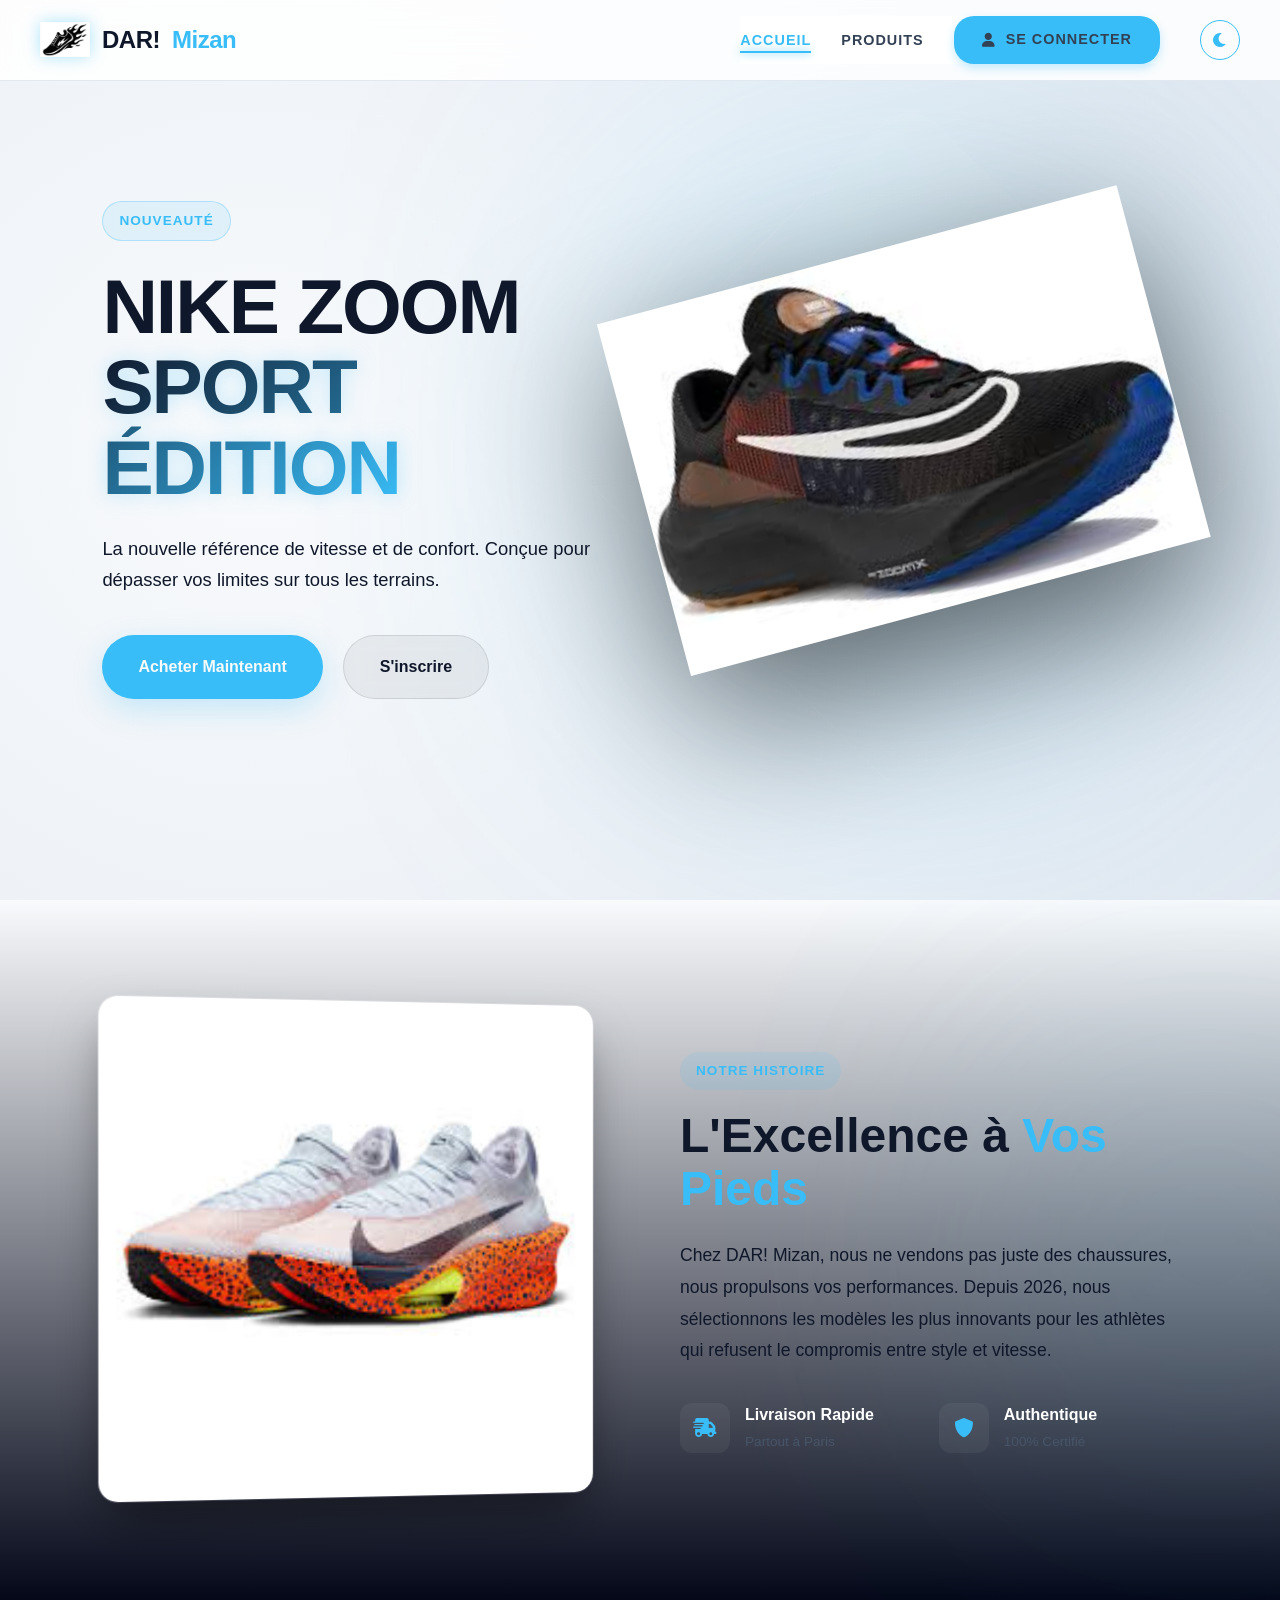
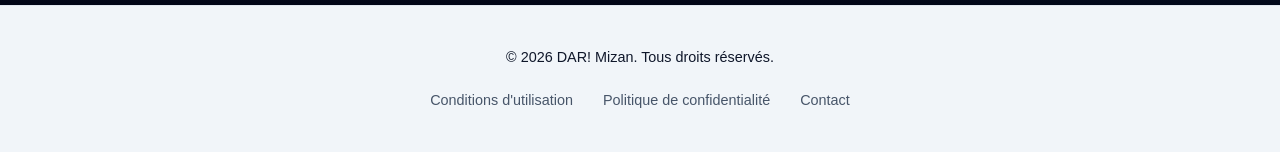
<file: index.html>
<!DOCTYPE html>
<html lang="fr">
<head>
    <meta charset="UTF-8">
    <meta name="viewport" content="width=device-width, initial-scale=1.0">
    <title>DAR! Mizan | Sport Professionnel</title>
    <link rel="icon" href="icon/vecteezy_black-silhouette-of-a-running-shoe-with-flames-and-lightning_70595360.jpg">
    <link rel="stylesheet" href="style.css">
    <link rel="stylesheet" href="https://cdnjs.cloudflare.com/ajax/libs/font-awesome/6.0.0/css/all.min.css">
    <script src="common.js" defer></script> <!-- Ajout du script commun -->
</head>
<body>

    <header class="header-pro">
        <nav class="navbar">
            <div class="logo">
                <img src="icon/vecteezy_black-silhouette-of-a-running-shoe-with-flames-and-lightning_70595360.jpg" alt="Logo DAR! Mizan" class="logo-img">
                DAR! <span>Mizan</span>
            </div>

            <div class="nav-right-group">
                <ul class="nav-links">
                    <li><a href="index.html" class="active">Accueil</a></li>
                    <li><a href="produits.html">Produits</a></li>
                    <li><a href="connexion.html" class="btn-login">Se connecter</a></li>
                </ul>
                <button onclick="toggleTheme()" class="theme-btn" title="Changer de thème"><i class="fas fa-sun"></i></button>
                <div class="hamburger">
                    <i class="fas fa-bars"></i>
                </div>
            </div>
        </nav>
    </header>

    <main class="hero-section">
        <div class="hero-container">
            
            <div class="hero-text">
                <div class="badge-nouveaute">NOUVEAUTÉ</div>
                <h1>NIKE ZOOM<br><span class="text-gradient">SPORT ÉDITION</span></h1>
                <p>La nouvelle référence de vitesse et de confort. Conçue pour dépasser vos limites sur tous les terrains.</p>
                
                <div class="hero-btns">
                    <a href="produits.html" class="btn-primary">Acheter Maintenant</a>
                    <a href="infos.html" class="btn-secondary">S'inscrire</a>
                </div>
            </div>

            <div class="hero-visual">
                <div class="blur-circle"></div> <div class="diamond-shape"></div> <img src="iimage/images.jpeg" alt="Nike Zoom" class="shoe-img">
            </div>

        </div>
    </main>

    <!-- SECTION À PROPOS (V4.3) -->
    <section class="about-section">
        <div class="about-container">
            <div class="about-image-wrapper">
                <img src="iimage/alphaly3.jpeg" alt="Nike Alphafly Innovation">
            </div>
            
            <div class="about-content">
                <span class="about-badge">Notre Histoire</span>
                <h2>L'Excellence à <span>Vos Pieds</span></h2>
                <p>Chez DAR! Mizan, nous ne vendons pas juste des chaussures, nous propulsons vos performances. Depuis 2026, nous sélectionnons les modèles les plus innovants pour les athlètes qui refusent le compromis entre style et vitesse.</p>
                
                <div class="features-grid">
                    <div class="feature-item">
                        <div class="feature-icon"><i class="fas fa-shipping-fast"></i></div>
                        <div class="feature-text"><h4>Livraison Rapide</h4><span>Partout à Paris</span></div>
                    </div>
                    <div class="feature-item">
                        <div class="feature-icon"><i class="fas fa-shield-alt"></i></div>
                        <div class="feature-text"><h4>Authentique</h4><span>100% Certifié</span></div>
                    </div>
                </div>
            </div>
        </div>
    </section>

    <footer class="login-footer-main">
        <p>&copy; 2026 DAR! Mizan. Tous droits réservés.</p>
        <div class="footer-links">
            <a href="conditions.html">Conditions d'utilisation</a>
            <a href="politique.html">Politique de confidentialité</a>
            <a href="contact.html">Contact</a>
        </div>
    </footer>

    <script>
    </script>
</body>
</html>
</file>
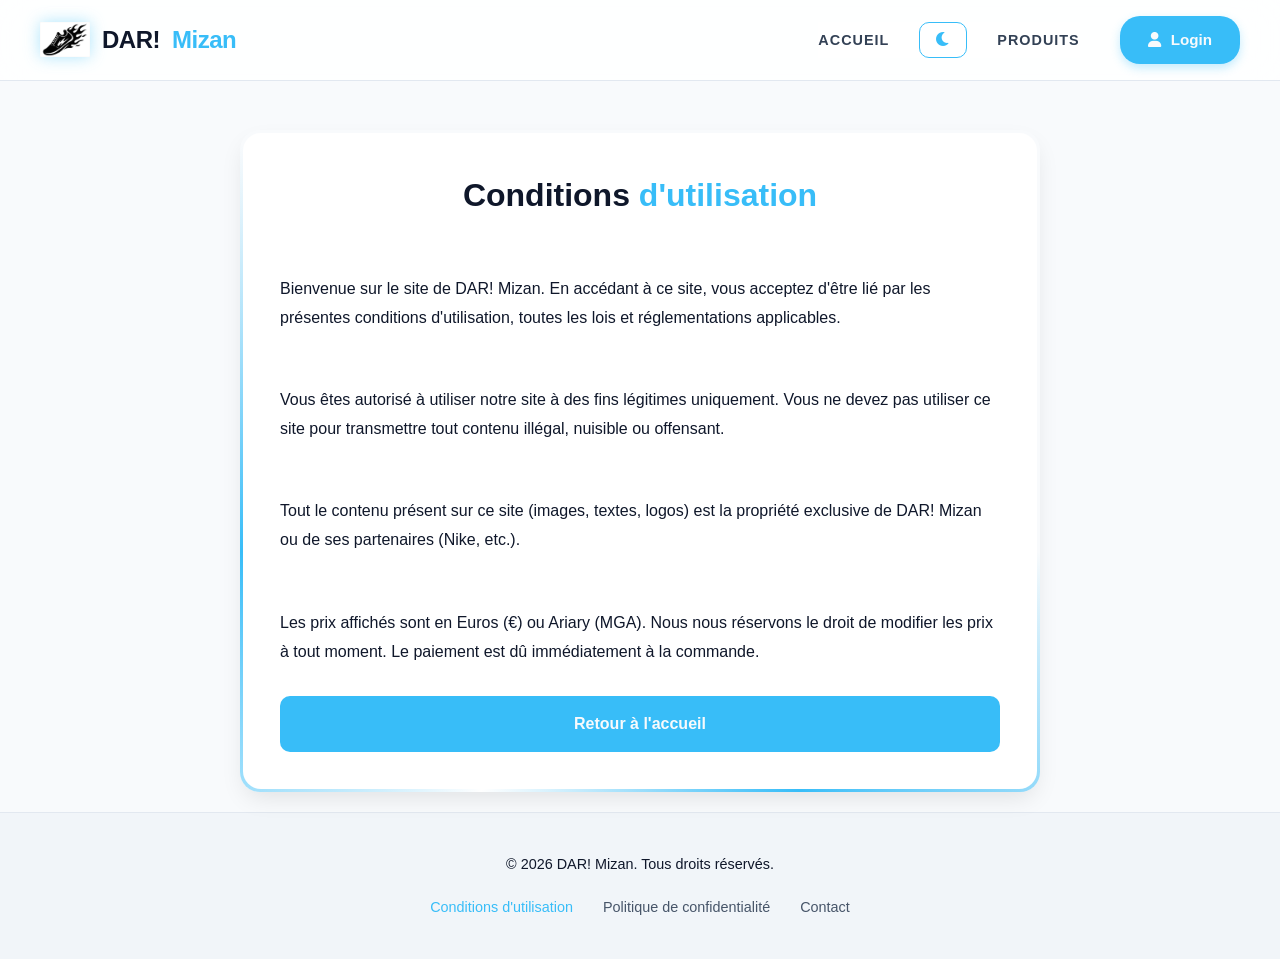
<file: conditions.html>
<!DOCTYPE html>
<html lang="fr">
<head>
    <meta charset="UTF-8">
    <meta name="viewport" content="width=device-width, initial-scale=1.0">
    <title>Conditions d'utilisation | DAR! Mizan</title>
    <link rel="stylesheet" href="style.css">
    <link rel="stylesheet" href="https://cdnjs.cloudflare.com/ajax/libs/font-awesome/6.0.0/css/all.min.css">
</head>
<body class="body-login">
    <header class="header-pro">
        <nav class="navbar">
            <div class="logo">
                <img src="icon/vecteezy_black-silhouette-of-a-running-shoe-with-flames-and-lightning_70595360.jpg" alt="Logo DAR! Mizan" class="logo-img">
                DAR! <span>Mizan</span>
            </div>
            <div class="nav-right-group">
                <ul class="nav-links">
                    <li><a href="index.html">Accueil</a></li>
                    <li><button onclick="toggleTheme()" class="btn-glow" style="padding: 8px 15px; margin: 0; width: auto; background: transparent; border: 1px solid var(--primary-blue); color: var(--primary-blue);"><i class="fas fa-sun"></i></button></li>
                    <li><a href="produits.html">Produits</a></li>
                </ul>
                <a href="connexion.html" class="btn-login">Login</a>
            </div>
        </nav>
    </header>

    <main class="login-container">
        <div class="login-card" style="max-width: 800px;">
            <div class="login-content" style="text-align: left;">
                <h2>Conditions <span>d'utilisation</span></h2>
                <div style="color: var(--text-gray); line-height: 1.8; margin-top: 20px;">
                    <h3 style="color: white; margin-top: 20px;">1. Introduction</h3>
                    <p>Bienvenue sur le site de DAR! Mizan. En accédant à ce site, vous acceptez d'être lié par les présentes conditions d'utilisation, toutes les lois et réglementations applicables.</p>

                    <h3 style="color: white; margin-top: 20px;">2. Utilisation du site</h3>
                    <p>Vous êtes autorisé à utiliser notre site à des fins légitimes uniquement. Vous ne devez pas utiliser ce site pour transmettre tout contenu illégal, nuisible ou offensant.</p>

                    <h3 style="color: white; margin-top: 20px;">3. Propriété intellectuelle</h3>
                    <p>Tout le contenu présent sur ce site (images, textes, logos) est la propriété exclusive de DAR! Mizan ou de ses partenaires (Nike, etc.).</p>

                    <h3 style="color: white; margin-top: 20px;">4. Commandes et Paiements</h3>
                    <p>Les prix affichés sont en Euros (€) ou Ariary (MGA). Nous nous réservons le droit de modifier les prix à tout moment. Le paiement est dû immédiatement à la commande.</p>
                </div>
                
                <a href="index.html" class="btn-glow" style="display: inline-block; text-align: center; text-decoration: none; margin-top: 30px;">Retour à l'accueil</a>
            </div>
        </div>
    </main>

    <footer class="login-footer-main">
        <p>&copy; 2026 DAR! Mizan. Tous droits réservés.</p>
        <div class="footer-links">
            <a href="conditions.html" style="color: var(--primary-blue);">Conditions d'utilisation</a>
            <a href="politique.html">Politique de confidentialité</a>
            <a href="contact.html">Contact</a>
        </div>
    </footer>
    <script>
        // --- GESTION AVANCÉE DU THÈME (V5.3) ---
        function toggleTheme() {
            document.body.classList.toggle('light-mode');
            const isLight = document.body.classList.contains('light-mode');
            localStorage.setItem('theme', isLight ? 'light' : 'dark');
            updateThemeIcon(isLight);
        }

        function updateThemeIcon(isLight) {
            const themeIcon = document.querySelector('button[onclick="toggleTheme()"] i');
            if(themeIcon) themeIcon.className = isLight ? 'fas fa-moon' : 'fas fa-sun';
        }

        function initializeTheme() {
            const savedTheme = localStorage.getItem('theme');
            const isLight = savedTheme ? savedTheme === 'light' : !window.matchMedia('(prefers-color-scheme: dark)').matches;
            if (isLight) document.body.classList.add('light-mode');
            updateThemeIcon(isLight);
        }
        initializeTheme();

        // Gestion du rétrécissement du header au scroll (V5.4)
        window.addEventListener('scroll', function() {
            const header = document.querySelector('.header-pro');
            if (window.scrollY > 50) { // Se déclenche après 50px de scroll
                header.classList.add('shrink');
            } else {
                header.classList.remove('shrink');
            }
        });
    </script>
</body>
</html>
</file>
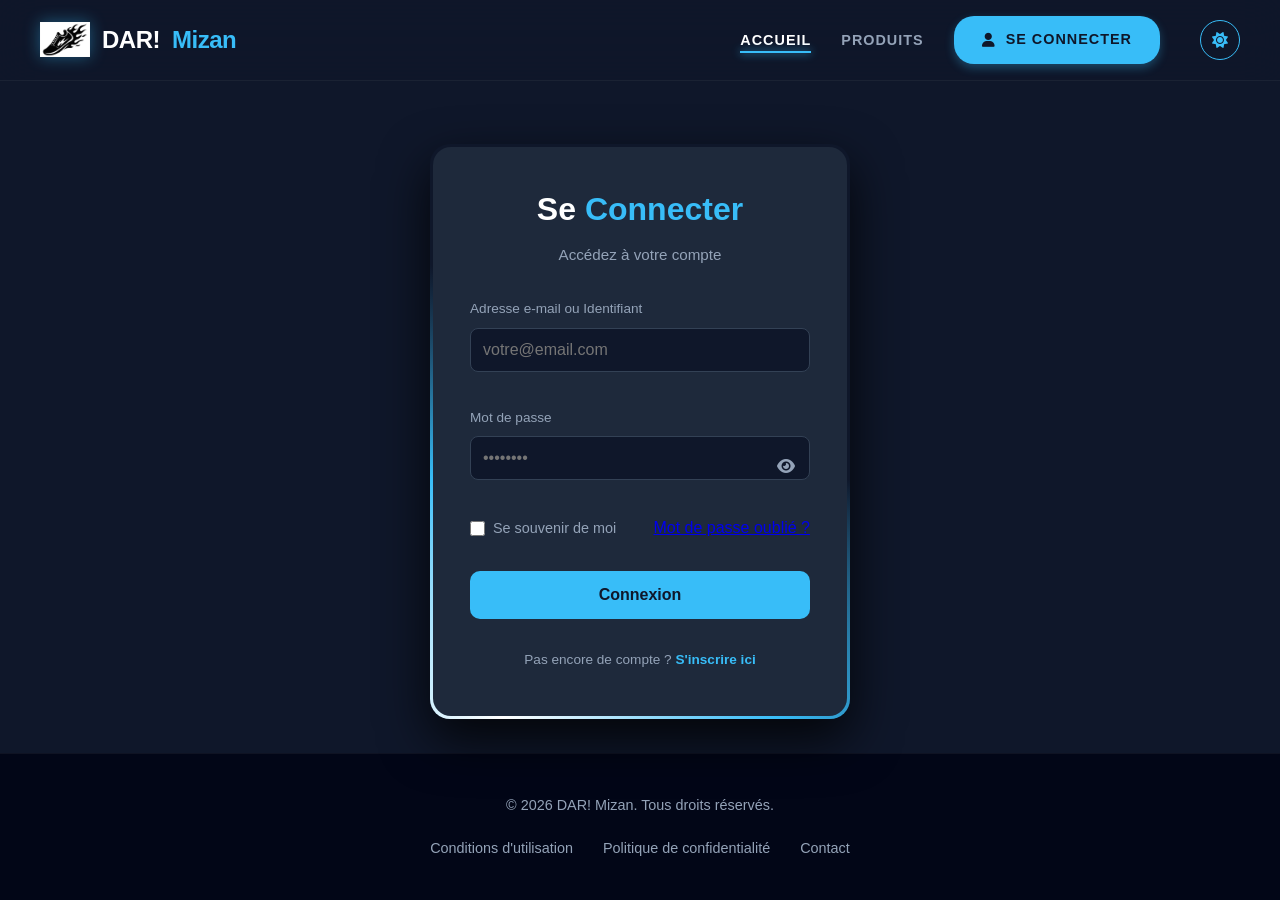
<file: connexion.html>
<!DOCTYPE html>
<html lang="fr">
<head>
    <meta charset="UTF-8">
    <meta name="viewport" content="width=device-width, initial-scale=1.0">
    <title>DAR! Mizan | Connexion</title>
    <link rel="stylesheet" href="style.css">
    <link rel="stylesheet" href="https://cdnjs.cloudflare.com/ajax/libs/font-awesome/6.0.0/css/all.min.css">
</head>
<body class="body-login">
    <header class="header-pro">
        <nav class="navbar">
            <div class="logo">
                <img src="icon/vecteezy_black-silhouette-of-a-running-shoe-with-flames-and-lightning_70595360.jpg" alt="Logo DAR! Mizan" class="logo-img">
                DAR! <span>Mizan</span>
            </div>

            <div class="nav-right-group">
                <ul class="nav-links">
                    <li><a href="index.html" class="active">Accueil</a></li>
                    <li><a href="produits.html">Produits</a></li>
                    <li><a href="connexion.html" class="btn-login">Se connecter</a></li>
                </ul>
                <button onclick="toggleTheme()" class="theme-btn"><i class="fas fa-sun"></i></button>
                <div class="hamburger">
                    <i class="fas fa-bars"></i>
                </div>
            </div>
        </nav>
    </header>


    <main class="login-container"> <div class="login-card">
            <div class="login-content">
                <h2>Se <span>Connecter</span></h2>
                <p class="subtitle">Accédez à votre compte</p>

                <form>
                    <div class="input-box">
                        <label>Adresse e-mail ou Identifiant</label>
                        <input type="text" id="login-email" placeholder="votre@email.com" required>
                    </div>
                    <div class="input-box">
                        <label>Mot de passe</label>
                        <div class="password-wrapper">
                            <input type="password" id="login-pass" placeholder="••••••••" required>
                            <i class="fas fa-eye toggle-password" id="togglePassword"></i>
                        </div>
                    </div>

                    <!-- SE SOUVENIR DE MOI (V6.2) -->
                    <div class="form-options">
                        <label class="remember-me">
                            <input type="checkbox" id="remember-me"> Se souvenir de moi
                        </label>
                        <a href="#">Mot de passe oublié ?</a>
                    </div>

                    <button type="submit" class="btn-glow">Connexion</button>
                </form>

                <div class="login-footer">
                    <p>Pas encore de compte ? <a href="infos.html">S'inscrire ici</a></p>
                </div>
            </div>
        </div>

    </main> 

    <footer class="login-footer-main">
        <p>&copy; 2026 DAR! Mizan. Tous droits réservés.</p>
        <div class="footer-links">
            <a href="conditions.html">Conditions d'utilisation</a>
            <a href="politique.html">Politique de confidentialité</a>
            <a href="contact.html">Contact</a>
        </div>
    </footer>

    <script>
        // GESTION DU THÈME
        function toggleTheme() {
            document.body.classList.toggle('light-mode');
            const isLight = document.body.classList.contains('light-mode');
            localStorage.setItem('theme', isLight ? 'light' : 'dark');
            const btn = document.querySelector('.theme-btn i');
            if(btn) btn.className = isLight ? 'fas fa-moon' : 'fas fa-sun';
        }
        if(localStorage.getItem('theme') === 'light') { document.body.classList.add('light-mode'); }

        document.addEventListener("DOMContentLoaded", function() {
            // Icône thème
            if(localStorage.getItem('theme') === 'light') {
                const btn = document.querySelector('.theme-btn i');
                if(btn) btn.className = 'fas fa-moon';
            }

            // --- TOGGLE PASSWORD (V6.3) ---
            const togglePassword = document.querySelector('#togglePassword');
            const passwordInput = document.querySelector('#login-pass');
            if(togglePassword && passwordInput) {
                togglePassword.addEventListener('click', function() {
                    const type = passwordInput.getAttribute('type') === 'password' ? 'text' : 'password';
                    passwordInput.setAttribute('type', type);
                    this.classList.toggle('fa-eye');
                    this.classList.toggle('fa-eye-slash');
                });
            }

            // --- SE SOUVENIR DE MOI (V6.2) ---
            // Pré-remplir l'email si il a été sauvegardé
            const savedEmail = localStorage.getItem('remembered_email');
            if (savedEmail) {
                document.getElementById('login-email').value = savedEmail;
                document.getElementById('remember-me').checked = true;
            }

            // VÉRIFICATION SI DÉJÀ CONNECTÉ
            const currentUser = localStorage.getItem('currentUser');
            
            // SÉCURITÉ : Redirection immédiate si c'est l'admin
            if (currentUser === 'Jeddy') {
                window.location.href = "admin.html";
                return;
            }

            if (currentUser) {
                // Si connecté, on remplace le contenu de la carte
                const loginContent = document.querySelector('.login-content');
                loginContent.innerHTML = `
                    <h2>Compte <span>Actif</span></h2>
                    <p class="subtitle">Bonjour ${currentUser}</p>
                    <div style="text-align: center; margin: 40px 0;">
                        <i class="fas fa-user-check" style="font-size: 4rem; color: #38bdf8; margin-bottom: 20px;"></i>
                        <p style="color: #94a3b8; margin-bottom: 20px; line-height: 1.5;">
                            Vous êtes déjà connecté sur ce navigateur.<br>
                            Vous devez vous déconnecter pour changer de compte.
                        </p>
                        <button id="force-logout" class="btn-glow" style="background: #ef4444; color: white;">Se déconnecter maintenant</button>
                        <a href="index.html" class="btn-glow" style="display:block; text-align:center; text-decoration:none; margin-top:15px; background: rgba(255, 255, 255, 0.1); border: 1px solid rgba(255, 255, 255, 0.2); color: white;">Retour à l'accueil</a>
                    </div>
                `;

                // Action du bouton déconnexion
                document.getElementById('force-logout').addEventListener('click', function() {
                    localStorage.removeItem('currentUser');
                    localStorage.removeItem('remembered_email'); // On oublie l'email
                    window.location.reload(); // Recharge la page pour réafficher le formulaire
                });

            } else {
                // Si PAS connecté, on active le formulaire normalement
                const form = document.querySelector('form');
                if(form) {
                    form.addEventListener('submit', function(e) {
                        e.preventDefault();
                        const emailVal = document.getElementById('login-email').value.trim();
                        const passVal = document.getElementById('login-pass').value;
                        const rememberMe = document.getElementById('remember-me').checked;

                        // --- VÉRIFICATION ADMIN (Système Pro) ---
                        // L'admin se connecte toujours avec son nom d'utilisateur spécial
                        if ((emailVal === 'Jeddy' || emailVal === 'Jeddy@gmail.com') && passVal === '190308') {
                            localStorage.setItem('currentUser', 'Jeddy'); // On enregistre la session admin
                            alert("Bienvenue dans le Back Office !");
                            window.location.href = "admin.html"; // Redirection vers l'admin
                            return;
                        }

                        let users = JSON.parse(localStorage.getItem('users')) || [];
                        // On cherche l'utilisateur par email et mot de passe
                        let userFound = users.find(u => u.email && u.email.toLowerCase() === emailVal.toLowerCase() && u.password === passVal);

                        if (userFound) {
                            // Gérer "Se souvenir de moi"
                            if (rememberMe) {
                                localStorage.setItem('remembered_email', emailVal);
                            } else {
                                localStorage.removeItem('remembered_email');
                            }

                            localStorage.setItem('currentUser', userFound.username);
                            alert("Connexion réussie ! Bienvenue " + userFound.username);
                            window.location.href = "index.html";
                        } else {
                            alert("Adresse e-mail ou mot de passe incorrect.");
                        }
                    });
                }
            }

            // GESTION DU MENU BURGER
            const hamburger = document.querySelector('.hamburger');
            const navLinks = document.querySelector('.nav-links');

            if(hamburger) {
                hamburger.addEventListener('click', () => {
                    navLinks.classList.toggle('active');
                    const icon = hamburger.querySelector('i');
                    icon.classList.toggle('fa-bars');
                    icon.classList.toggle('fa-times');
                });

                // Fermeture auto
                document.querySelectorAll('.nav-links a, .nav-links button').forEach(item => {
                    item.addEventListener('click', () => {
                        navLinks.classList.remove('active');
                        const icon = hamburger.querySelector('i');
                        if(icon) { icon.classList.add('fa-bars'); icon.classList.remove('fa-times'); }
                    });
                });
            }
        });

        // Gestion du rétrécissement du header au scroll (V5.4)
        window.addEventListener('scroll', function() {
            const header = document.querySelector('.header-pro');
            if (window.scrollY > 50) { // Se déclenche après 50px de scroll
                header.classList.add('shrink');
            } else {
                header.classList.remove('shrink');
            }
        });
    </script>
</body>
</html>
</file>
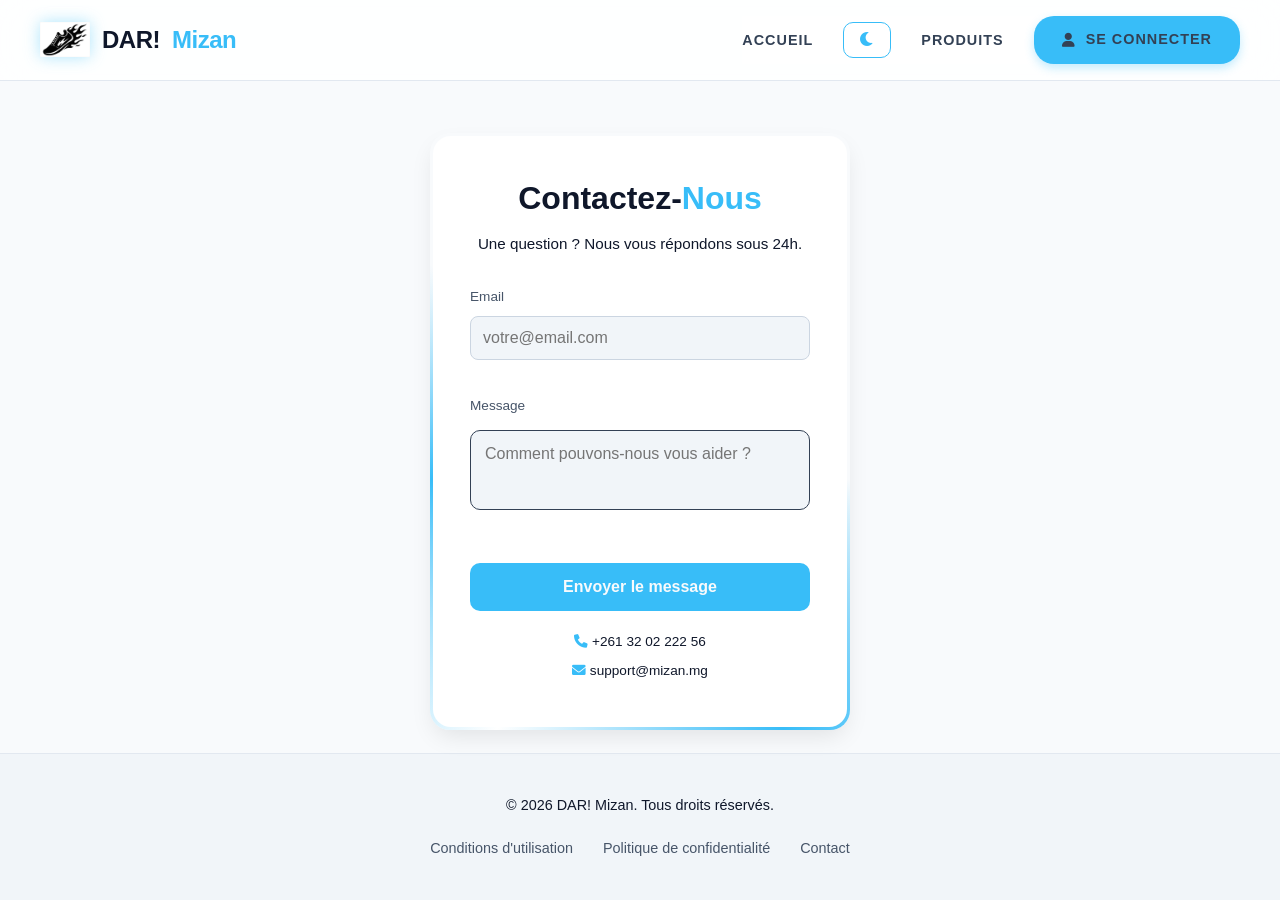
<file: contact.html>
<!DOCTYPE html>
<html lang="fr">
<head>
    <meta charset="UTF-8">
    <meta name="viewport" content="width=device-width, initial-scale=1.0">
    <title>DAR! Mizan | Contact</title>
    <link rel="stylesheet" href="style.css">
    <link rel="stylesheet" href="https://cdnjs.cloudflare.com/ajax/libs/font-awesome/6.0.0/css/all.min.css">
</head>
<body class="body-login">
    <header class="header-pro">
        <nav class="navbar">
            <div class="logo">
                <img src="icon/vecteezy_black-silhouette-of-a-running-shoe-with-flames-and-lightning_70595360.jpg" alt="Logo DAR! Mizan" class="logo-img">
                DAR! <span>Mizan</span>
            </div>
            <div class="nav-right-group">
                <ul class="nav-links">
                    <li><a href="index.html">Accueil</a></li>
                    <li><button onclick="toggleTheme()" class="btn-glow" style="padding: 8px 15px; margin: 0; width: auto; background: transparent; border: 1px solid var(--primary-blue); color: var(--primary-blue);"><i class="fas fa-sun"></i></button></li>
                    <li><a href="produits.html">Produits</a></li>
                    <li><a href="connexion.html" class="btn-login">Se connecter</a></li>
                </ul>
                <div class="hamburger">
                    <i class="fas fa-bars"></i>
                </div>
            </div>
        </nav>
    </header>

    <main class="login-container">
        <div class="login-card">
            <div class="login-content">
                <h2>Contactez-<span>Nous</span></h2>
                <p class="subtitle">Une question ? Nous vous répondons sous 24h.</p>

                <form action="#">
                    <div class="input-box">
                        <label>Email</label>
                        <input type="email" placeholder="votre@email.com" required>
                    </div>
                    <div class="input-box">
                        <label>Message</label>
                        <textarea placeholder="Comment pouvons-nous vous aider ?" required></textarea>
                    </div>
                    
                    <button type="submit" class="btn-glow">Envoyer le message</button>
                </form>

                <div class="login-footer" style="margin-top: 20px;">
                    <p><i class="fas fa-phone" style="color: var(--primary-blue);"></i> +261 32 02 222 56</p>
                    <p><i class="fas fa-envelope" style="color: var(--primary-blue);"></i> support@mizan.mg</p>
                </div>
            </div>
        </div>
    </main>

    <footer class="login-footer-main">
        <p>&copy; 2026 DAR! Mizan. Tous droits réservés.</p>
        <div class="footer-links">
            <a href="conditions.html">Conditions d'utilisation</a>
            <a href="politique.html">Politique de confidentialité</a>
            <a href="contact.html">Contact</a>
        </div>
    </footer>

    <script>
        // --- GESTION AVANCÉE DU THÈME (V5.3) ---
        function toggleTheme() {
            document.body.classList.toggle('light-mode');
            const isLight = document.body.classList.contains('light-mode');
            localStorage.setItem('theme', isLight ? 'light' : 'dark');
            updateThemeIcon(isLight);
        }

        function updateThemeIcon(isLight) {
            const themeIcons = document.querySelectorAll('.theme-btn i, button[onclick="toggleTheme()"] i');
            themeIcons.forEach(icon => {
                if(icon) icon.className = isLight ? 'fas fa-moon' : 'fas fa-sun';
            });
        }

        function initializeTheme() {
            const savedTheme = localStorage.getItem('theme');
            const isLight = savedTheme ? savedTheme === 'light' : !window.matchMedia('(prefers-color-scheme: dark)').matches;
            if (isLight) document.body.classList.add('light-mode');
            updateThemeIcon(isLight);
        }
        initializeTheme();

        // Vérifier si l'utilisateur est connecté pour changer le bouton Login en Logout
        document.addEventListener("DOMContentLoaded", function() {
            const currentUser = localStorage.getItem('currentUser');
            const loginBtn = document.querySelector('.btn-login');

            if (currentUser && loginBtn) {
                loginBtn.textContent = "Se déconnecter";
                loginBtn.href = "#";
                loginBtn.style.backgroundColor = "#dc3545"; 
                loginBtn.addEventListener('click', function(e) {
                    e.preventDefault();
                    if(confirm("Voulez-vous vous déconnecter ?")) {
                        localStorage.removeItem('currentUser');
                        localStorage.removeItem('remembered_email'); // On oublie l'email
                        window.location.reload();
                    }
                });
            }

            // GESTION DU FORMULAIRE CONTACT (SIMULATION)
            const contactForm = document.querySelector('form');
            if(contactForm) {
                contactForm.addEventListener('submit', function(e) {
                    e.preventDefault();
                    alert("Merci ! Votre message a bien été envoyé à l'équipe DAR! Mizan.");
                    this.reset(); // Vide les champs
                });
            }

            // GESTION DU MENU BURGER
            const hamburger = document.querySelector('.hamburger');
            const navLinks = document.querySelector('.nav-links');

            if(hamburger) {
                hamburger.addEventListener('click', () => {
                    navLinks.classList.toggle('active');
                    // Change l'icône
                    const icon = hamburger.querySelector('i');
                    icon.classList.toggle('fa-bars');
                    icon.classList.toggle('fa-times');
                });

                // Fermeture auto
                document.querySelectorAll('.nav-links a, .nav-links button').forEach(item => {
                    item.addEventListener('click', () => {
                        navLinks.classList.remove('active');
                        const icon = hamburger.querySelector('i');
                        if(icon) { icon.classList.add('fa-bars'); icon.classList.remove('fa-times'); }
                    });
                });
            }
        });
        // Gestion du rétrécissement du header au scroll (V5.4)
        window.addEventListener('scroll', function() {
            const header = document.querySelector('.header-pro');
            if (window.scrollY > 50) { // Se déclenche après 50px de scroll
                header.classList.add('shrink');
            } else {
                header.classList.remove('shrink');
            }
        });






    </script>
</body>
</html>
</file>
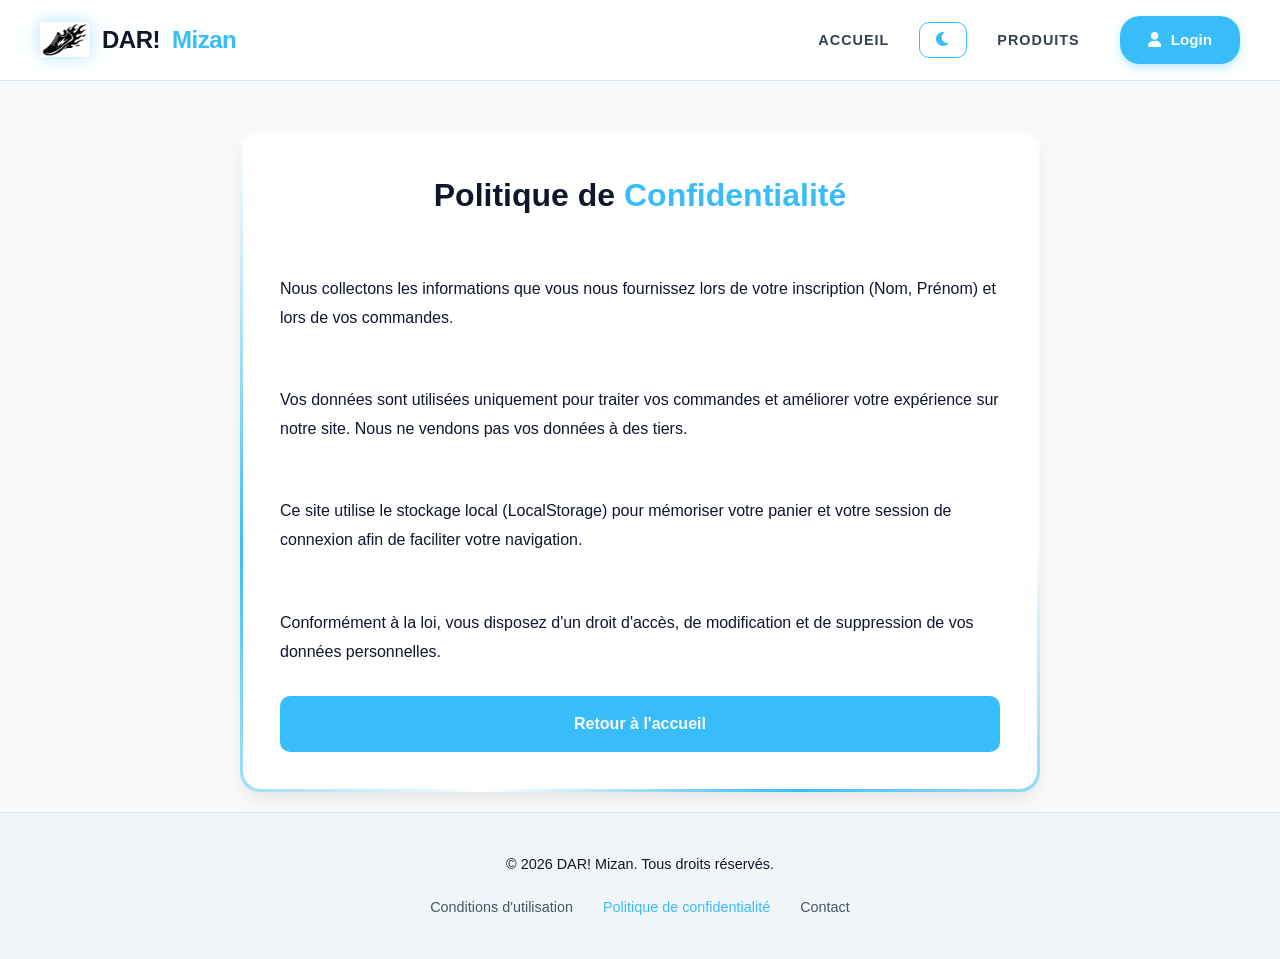
<file: politique.html>
<!DOCTYPE html>
<html lang="fr">
<head>
    <meta charset="UTF-8">
    <meta name="viewport" content="width=device-width, initial-scale=1.0">
    <title>Politique de Confidentialité | DAR! Mizan</title>
    <link rel="stylesheet" href="style.css">
    <link rel="stylesheet" href="https://cdnjs.cloudflare.com/ajax/libs/font-awesome/6.0.0/css/all.min.css">
</head>
<body class="body-login">
    <header class="header-pro">
        <nav class="navbar">
            <div class="logo">
                <img src="icon/vecteezy_black-silhouette-of-a-running-shoe-with-flames-and-lightning_70595360.jpg" alt="Logo DAR! Mizan" class="logo-img">
                DAR! <span>Mizan</span>
            </div>
            <div class="nav-right-group">
                <ul class="nav-links">
                    <li><a href="index.html">Accueil</a></li>
                    <li><button onclick="toggleTheme()" class="btn-glow" style="padding: 8px 15px; margin: 0; width: auto; background: transparent; border: 1px solid var(--primary-blue); color: var(--primary-blue);"><i class="fas fa-sun"></i></button></li>
                    <li><a href="produits.html">Produits</a></li>
                </ul>
                <a href="connexion.html" class="btn-login">Login</a>
            </div>
        </nav>
    </header>

    <main class="login-container">
        <div class="login-card" style="max-width: 800px;">
            <div class="login-content" style="text-align: left;">
                <h2>Politique de <span>Confidentialité</span></h2>
                <div style="color: var(--text-gray); line-height: 1.8; margin-top: 20px;">
                    <h3 style="color: white; margin-top: 20px;">1. Collecte des données</h3>
                    <p>Nous collectons les informations que vous nous fournissez lors de votre inscription (Nom, Prénom) et lors de vos commandes.</p>

                    <h3 style="color: white; margin-top: 20px;">2. Utilisation des données</h3>
                    <p>Vos données sont utilisées uniquement pour traiter vos commandes et améliorer votre expérience sur notre site. Nous ne vendons pas vos données à des tiers.</p>

                    <h3 style="color: white; margin-top: 20px;">3. Cookies</h3>
                    <p>Ce site utilise le stockage local (LocalStorage) pour mémoriser votre panier et votre session de connexion afin de faciliter votre navigation.</p>

                    <h3 style="color: white; margin-top: 20px;">4. Vos droits</h3>
                    <p>Conformément à la loi, vous disposez d'un droit d'accès, de modification et de suppression de vos données personnelles.</p>
                </div>
                
                <a href="index.html" class="btn-glow" style="display: inline-block; text-align: center; text-decoration: none; margin-top: 30px;">Retour à l'accueil</a>
            </div>
        </div>
    </main>

    <footer class="login-footer-main">
        <p>&copy; 2026 DAR! Mizan. Tous droits réservés.</p>
        <div class="footer-links">
            <a href="conditions.html">Conditions d'utilisation</a>
            <a href="politique.html" style="color: var(--primary-blue);">Politique de confidentialité</a>
            <a href="contact.html">Contact</a>
        </div>
    </footer>
    <script>
        // --- GESTION AVANCÉE DU THÈME (V5.3) ---
        function toggleTheme() {
            document.body.classList.toggle('light-mode');
            const isLight = document.body.classList.contains('light-mode');
            localStorage.setItem('theme', isLight ? 'light' : 'dark');
            updateThemeIcon(isLight);
        }

        function updateThemeIcon(isLight) {
            const themeIcon = document.querySelector('button[onclick="toggleTheme()"] i');
            if(themeIcon) themeIcon.className = isLight ? 'fas fa-moon' : 'fas fa-sun';
        }

        function initializeTheme() {
            const savedTheme = localStorage.getItem('theme');
            const isLight = savedTheme ? savedTheme === 'light' : !window.matchMedia('(prefers-color-scheme: dark)').matches;
            if (isLight) document.body.classList.add('light-mode');
            updateThemeIcon(isLight);
        }
        initializeTheme();

        // Gestion du rétrécissement du header au scroll (V5.4)
        window.addEventListener('scroll', function() {
            const header = document.querySelector('.header-pro');
            if (window.scrollY > 50) { // Se déclenche après 50px de scroll
                header.classList.add('shrink');
            } else {
                header.classList.remove('shrink');
            }
        });
    </script>
</body>
</html>
</file>
<file: style.css>
/* --- CONFIGURATION GÉNÉRALE --- */
:root {
    --primary: #38bdf8;        /* Bleu ciel pro */
    --primary-dark: #007bff;   /* Bleu standard */
    --dark-bg: #0f172a;        /* Fond bleu nuit */
    --card-bg: #1e293b;        /* Fond des cartes */
    --input-bg: #0f172a;
    --text-white: #ffffff;
    --text-gray: #94a3b8;
    --border-color: rgba(255, 255, 255, 0.1);
}

/* --- AJOUTS VERSION 3.0*/

/* 1. Scrollbar Personnalisée (Pour Chrome,..) */
::-webkit-scrollbar { width: 10px; }
::-webkit-scrollbar-track { background: var(--dark-bg); }
::-webkit-scrollbar-thumb { 
    background: #334155; 
    border-radius: 5px; 
    border: 2px solid var(--dark-bg); /* Petit espace autour pour faire propre */
}
::-webkit-scrollbar-thumb:hover { background: var(--primary-blue); }

/* 2. Sélection de texte stylée (Quand on surligne du texte) */
::selection { background: rgba(56, 189, 248, 0.3); color: white; }

/* 3. Défilement fluide global */
html { scroll-behavior: smooth; }

/* 4. Animation d'entrée de page */
@keyframes fadeInPage {
    from { opacity: 0; transform: translateY(15px); }
    to { opacity: 1; transform: translateY(0); }
}

* {
    margin: 0;
    padding: 0;
    box-sizing: border-box;
    font-family: 'Inter', 'Segoe UI', sans-serif;
}

body {
    background-color: var(--dark-bg);
    color: var(--text-white);
    overflow-x: hidden;
    line-height: 1.6;
    animation: fadeInPage 0.8s cubic-bezier(0.2, 0.8, 0.2, 1); /* Animation fluide au chargement */
}

/* --- TRANSITION FLUIDE GLOBALE (V5.0) --- */
body, .header-pro, .card, .login-card, .infos-form, input, select, textarea, li, .logo, h1, h2, h3, p, strong, span, i, .btn-glow, .modal-content, .nav-links, .detail-card, .shop-controls {
     transition: background-color 0.5s cubic-bezier(0.4, 0, 0.2, 1), color 0.5s cubic-bezier(0.4, 0, 0.2, 1), border-color 0.5s ease, box-shadow 0.5s ease;
}

/* --- CONFIGURATION MODE CLAIR (GLOBAL) --- */
body.light-mode {
    --dark-bg: #f8fafc;        /* Fond très clair (Slate 50) */
    --card-bg: #ffffff;        /* Cartes blanches */
    --input-bg: #f1f5f9;       /* Inputs gris clair (Slate 100) */
    --text-white: #0f172a;     /* Texte sombre (Slate 900) */
    --text-gray: #475569;      /* Gris moyen (Slate 600) */
    --border-color: #cbd5e1;   /* Bordures visibles (Slate 300) */
}

/* Ajustements spécifiques mode clair */
body.light-mode .header-pro { 
    background: rgba(255, 255, 255, 0.85); 
    border-bottom: 1px solid #e2e8f0; 
}
body.light-mode .logo { color: #0f172a; }
body.light-mode .hamburger { color: #0f172a; }

/* Menu Mobile Mode Clair */
body.light-mode .nav-links {
    background: rgba(255, 255, 255, 0.98);
}
body.light-mode .nav-links a { color: #334155; }
body.light-mode .nav-links a:hover, body.light-mode .nav-links a.active { color: var(--primary-blue); }

/* Cartes et Conteneurs en Mode Clair */
body.light-mode .card,
body.light-mode .login-card,
body.light-mode .infos-form,
body.light-mode .detail-card,
body.light-mode .shop-controls,
body.light-mode .modal-content {
    box-shadow: 0 10px 25px -5px rgba(0, 0, 0, 0.1);
    border-color: #e2e8f0;
}

/* Inputs en mode clair */
body.light-mode input, 
body.light-mode select, 
body.light-mode textarea {
    color: #0f172a;
    background: #f1f5f9;
}
body.light-mode p {
    color: #0f172a;
}


/* Footer en mode clair */
body.light-mode .login-footer-main {
    background: #f1f5f9;
    border-top: 1px solid #e2e8f0;
}

/* --- HERO SECTION MODE CLAIR --- */
body.light-mode .hero-section {
    background: radial-gradient(circle at 20% 50%, #f8fafc 0%, #e2e8f0 100%);
}

body.light-mode .hero-text h1 {
    color: var(--text-white);
}

body.light-mode .text-gradient {
    background: linear-gradient(135deg, #0f172a 0%, var(--primary-blue) 100%);
    -webkit-background-clip: text;
    -webkit-text-fill-color: transparent;
}

body.light-mode .btn-secondary {
    background: rgba(0,0,0,0.05);
    color: #0f172a;
    border-color: rgba(0,0,0,0.1);
}

/* --- HEADER PROFESSIONNEL --- */
.header-pro {
    position: fixed;
    top: 0;
    left: 0;
    width: 100%;
    z-index: 1000;
    background: rgba(15, 23, 42, 0.8); /* Fond sombre semi-transparent */
    backdrop-filter: blur(20px);        /* Effet de flou "verre dépoli" */
    border-bottom: 1px solid rgba(255, 255, 255, 0.05);
    padding: 0 20px;
    transition: all 0.3s ease;
}

/* Style pour le header réduit */
.header-pro.shrink {
    height: 60px; /* Hauteur réduite */
    padding: 0 15px; /* Padding réduit */
}

.header-pro.shrink .navbar {
    height: 60px; /* Hauteur de la navbar réduite */
}

.header-pro.shrink .logo { font-size: 1.3rem; }

.navbar {
    display: flex;
    justify-content: space-between;
    align-items: center;
    height: 80px;
    max-width: 1200px;
    margin: 0 auto;
    width: 100%;
}

.logo {
    display: flex;
    align-items: center;
    gap: 12px;
    font-size: 1.5rem;
    font-weight: 800;
    letter-spacing: -0.5px;
    color: white;
    text-decoration: none;
    cursor: pointer;
}

.logo span { 
    color: var(--primary-blue);
 }

.logo-img {
    height: 35px;
    width: auto;
    filter: drop-shadow(0 0 8px rgba(56, 189, 248, 0.4)); /* Lueur sur le logo */
    transition: transform 0.3s ease;
}

.logo:hover .logo-img { transform: scale(1.1) rotate(-5deg); }

/* Groupe à droite (pour index.html) */
.nav-right-group {
    display: flex;
    align-items: center;
    gap: 40px;
    position: relative; /* Pour le positionnement du menu mobile */
}

/* BOUTON THÈME (Position Pro) */
.theme-btn {
    background: transparent;
    border: 1px solid var(--primary-blue);
    color: var(--primary-blue);
    width: 40px;
    height: 40px;
    border-radius: 50%;
    display: flex;
    align-items: center;
    justify-content: center;
    cursor: pointer;
    transition: all 0.3s ease;
    font-size: 1rem;
}

/* Liens de navigation */
.nav-links {
    display: flex;
    gap: 30px;
    list-style: none;
    margin: 0;
    padding: 0;
    align-items: center; /* Centre verticalement les éléments (liens + bouton) */
}

.nav-links a {
    position: relative;
    color: var(--text-gray);
    text-decoration: none;
    color: var(--text-gray);
    font-size: 0.9rem;
    font-weight: 600;
    text-transform: uppercase;
    letter-spacing: 1px;
    transition: color 0.3s ease;
    padding: 5px 0;
}

.nav-links a:hover, .nav-links a.active {
    color: white;
}

/* Animation de soulignement */
.nav-links a::after {
    content: '';
    position: absolute;
    width: 0;
    height: 2px;
    bottom: 0;
    left: 0;
    background-color: var(--primary-blue);
    transition: width 0.3s ease;
    box-shadow: 0 0 8px var(--primary-blue);
}

.nav-links a:hover::after, .nav-links a.active::after {
    width: 100%;
}

/* Bouton Login/Logout */
.btn-login {
    padding: 12px 28px;
    background: var(--primary-blue); /* Couleur pleine pour faire "Bouton Normal" */
    color: var(--dark-bg); /* Texte foncé pour le contraste */
    border: none;
    border-radius: 20px; /* Forme pilule très moderne */
    font-weight: 700;
    font-size: 0.95rem;
    text-decoration: none;
    transition: all 0.3s ease;
    white-space: nowrap;
    display: inline-flex;
    align-items: center;
    justify-content: center;
    gap: 10px;
    box-shadow: 0 4px 10px rgba(56, 189, 248, 0.3);
}
.nav-links .btn-login {
     padding: 12px 28px;
     background: var(--primary-blue); /* Couleur pleine pour faire "Bouton Normal" */
     color: var(--dark-bg); /* Texte foncé pour le contraste */
     box-shadow: 0 4px 10px rgba(56, 189, 248, 0.3);
 }


/* Ajout automatique de l'icône utilisateur via CSS */
.btn-login::before {
    content: '\f007'; /* Code de l'icône User FontAwesome */
    font-family: "Font Awesome 6 Free";
    font-weight: 900;
    font-size: 1em;
}

.nav-links .btn-login::before {
     content: '\f007'; /* Code de l'icône User FontAwesome */
     font-family: "Font Awesome 6 Free";
     font-weight: 900;
     font-size: 1em;
 }

.btn-login:hover {
    background: #7dd3fc; /* Un peu plus clair au survol */
    color: var(--dark-bg);
    box-shadow: 0 6px 20px rgba(56, 189, 248, 0.5);
    transform: translateY(-2px);
}
.nav-links .btn-login:hover {
     background: #7dd3fc; /* Un peu plus clair au survol */
     color: var(--dark-bg);
     box-shadow: 0 6px 20px rgba(56, 189, 248, 0.5);
     }

/* Supprime le soulignement bleu sur le bouton Login */
.nav-links .btn-login::after {
    display: none;
}

/* --- MENU BURGER (MOBILE) --- */
.hamburger {
    display: none; /* Caché sur PC */
    font-size: 1.8rem;
    color: white;
    cursor: pointer;
    margin-left: 15px;
    z-index: 1001;
}

@media (max-width: 900px) {
    .hamburger {
        display: block; /* Visible sur Mobile/Tablette */
    }

    .nav-links {
        position: fixed;
        top: 80px;
        left: -100%; /* Caché à gauche */
        width: 100%;
        height: calc(100vh - 80px);
        background: rgba(15, 23, 42, 0.98); /* Fond sombre presque opaque */
        backdrop-filter: blur(15px);
        flex-direction: column;
        align-items: center;
        justify-content: center;
        transition: 0.4s cubic-bezier(0.4, 0, 0.2, 1);
        z-index: 999;
    }

    .nav-links.active {
        left: 0; /* Apparaît */
    }

    .nav-links li {
        margin: 15px 0;
        width: 100%;
        display: flex;
        justify-content: center;
    }

    .nav-links a {
        font-size: 1.5rem; /* Texte plus gros pour le tactile */
    }

    /* Sur mobile, le bouton prend sa place dans la liste */
    .btn-login {
        margin-top: 20px;
        width: 80%; /* Largeur maîtrisée */
        max-width: 350px;
        padding: 14px;
        font-size: 1rem;
        /* On garde le fond bleu uni défini plus haut */
        box-shadow: 0 5px 15px rgba(0,0,0,0.3);
    }
    
    .nav-right-group { gap: 15px; }
}

/* --- ANIMATION MENU MOBILE (Cascade) --- */
@media (max-width: 900px) {
    .nav-links li {
        opacity: 0;
        transform: translateY(20px);
        transition: all 0.4s ease;
    }
    .nav-links.active li {
        opacity: 1;
        transform: translateY(0);
    }
    .nav-links.active li:nth-child(1) { transition-delay: 0.1s; }
    .nav-links.active li:nth-child(2) { transition-delay: 0.2s; }
    .nav-links.active li:nth-child(3) { transition-delay: 0.3s; }
    .nav-links.active li:nth-child(4) { transition-delay: 0.4s; }
}

/* --- HERO SECTION --- */
.hero-section {
    min-height: 100vh; /* S'adapte si le contenu dépasse */
    display: flex;
    align-items: center;
    background: radial-gradient(circle at 20% 50%, #0f172a 0%, #020617 100%); /* Fond plus profond et moderne */
    padding: 0 8%;
    position: relative;
    overflow: hidden; /* Empêche les débordements sur mobile */
}

.hero-container {
    display: flex;
    align-items: center;
    justify-content: space-between;
    width: 100%;
    max-width: 1300px;
    margin: 0 auto;
    z-index: 2;
}

.hero-text { 
    width: 50%; 
    z-index: 3;
}

.badge-nouveaute {
    background: rgba(56, 189, 248, 0.1);
    color: var(--primary-blue);
    border: 1px solid rgba(56, 189, 248, 0.3);
    display: inline-block;
    padding: 8px 16px;
    border-radius: 30px; /* Badge arrondi moderne */
    font-size: 0.85rem;
    font-weight: 700;
    margin-bottom: 25px;
    letter-spacing: 1px;
    text-transform: uppercase;
    backdrop-filter: blur(5px);
}

.hero-text h1 {
    font-size: 4.8rem; /* Titre plus imposant */
    line-height: 1.05;
    font-weight: 900;
    margin-bottom: 25px;
    letter-spacing: -2px; /* Lettres plus serrées pour le style sport */
    color: var(--text-white); /* Utilise la variable pour s'adapter au mode clair */
}

.text-gradient {
    background: linear-gradient(135deg, #ffffff 0%, var(--primary-blue) 100%);
    -webkit-background-clip: text;
    -webkit-text-fill-color: transparent;
    filter: drop-shadow(0 0 20px rgba(56, 189, 248, 0.3));
}

.hero-text p {
    color: var(--text-gray);
    font-size: 1.15rem;
    margin-bottom: 40px;
    max-width: 500px;
    line-height: 1.7;
}

/* BOUTONS CÔTE À CÔTE */
.hero-btns { display: flex; gap: 20px; }

.btn-primary {
    background: var(--primary-blue);
    color: var(--dark-bg);
    padding: 18px 36px;
    border-radius: 50px; /* Forme pilule */
    text-decoration: none;
    font-weight: 800;
    box-shadow: 0 10px 30px rgba(56, 189, 248, 0.25);
    transition: all 0.3s ease;
    display: inline-flex;
    align-items: center;
    justify-content: center;
}

.btn-primary:hover {
    transform: translateY(-3px);
    box-shadow: 0 20px 40px rgba(56, 189, 248, 0.4);
    background: white;
}

.btn-secondary {
    background: rgba(255,255,255,0.03);
    color: white;
    padding: 18px 36px;
    border-radius: 50px;
    text-decoration: none;
    font-weight: 700;
    border: 1px solid rgba(255,255,255,0.1);
    backdrop-filter: blur(10px);
    transition: all 0.3s ease;
    display: inline-flex;
    align-items: center;
    justify-content: center;
}

.btn-secondary:hover {
    background: rgba(255,255,255,0.1);
    border-color: white;
    transform: translateY(-3px);
}

/* --- VISUEL AVEC FLOU ET AJUSTEMENT --- */
.hero-visual {
    width: 50%;
    position: relative;
    display: flex;
    justify-content: center;
    align-items: center;
    perspective: 1000px;
}

.blur-circle {
    position: absolute;
    width: 500px;
    height: 500px;
    background: var(--primary-blue);
    filter: blur(150px);
    opacity: 0.25;
    z-index: 1;
    animation: pulseGlow 5s infinite alternate;
}

@keyframes pulseGlow {
    0% { opacity: 0.2; transform: scale(0.9); }
    100% { opacity: 0.35; transform: scale(1.1); }
}

.diamond-shape {
    position: absolute;
    width: 500px;
    height: 500px;
    background: linear-gradient(135deg, rgba(255,255,255,0.05), rgba(255,255,255,0.01));
    transform: rotate(45deg);
    border: 1px solid rgba(255, 255, 255, 0.08);
    border-radius: 40px;
    z-index: 2;
    backdrop-filter: blur(5px);
}

.shoe-img {
    width: 120%;
    max-width: 700px;
    z-index: 5;
    transform: rotate(-15deg) translateY(-20px);
    filter: drop-shadow(0 50px 80px rgba(0,0,0,0.6));
    transition: 0.5s ease-in-out;
    animation: floatShoe 6s ease-in-out infinite;
}

@keyframes floatShoe {
    0%, 100% { transform: rotate(-15deg) translateY(-20px); }
    50% { transform: rotate(-12deg) translateY(-50px); }
}

/* --- RESPONSIVE DESIGN (MOBILE & TABLETTE) --- */
@media (max-width: 1024px) {
    .hero-section {
        padding: 140px 5% 80px; /* Plus d'espace en haut pour le header */
        height: auto;
        min-height: auto; /* Permet au contenu de définir la hauteur */
        text-align: center;
    }

    .hero-container {
        flex-direction: column; /* Empile le texte et l'image */
        gap: 60px;
    }

    .hero-text, .hero-visual {
        width: 100%;
    }

    .hero-text h1 {
        font-size: 3.5rem;
    }

    .hero-text p {
        margin: 0 auto 30px; /* Centre le paragraphe */
    }

    .hero-btns {
        justify-content: center;
    }

    .shoe-img {
        width: 80%;
        max-width: 450px;
    }
    
    .diamond-shape {
        width: 350px;
        height: 350px;
    }
    
    .blur-circle {
        width: 300px;
        height: 300px;
    }
}

@media (max-width: 480px) {
    .hero-text h1 {
        font-size: 2.8rem;
    }
    
    .hero-btns {
        flex-direction: column; /* Boutons l'un sous l'autre sur petit écran */
        width: 100%;
    }
    
    .btn-primary, .btn-secondary {
        width: 100%;
    }
}

/* --- AJUSTEMENTS POUR ÉCRANS TRÈS PETITS (< 360px) --- */
@media (max-width: 360px) {
    .hero-text h1 { font-size: 2.2rem; } /* Titre plus petit pour ne pas déborder */
    .logo { font-size: 1.2rem; } /* Logo ajusté */
    .nav-right-group { gap: 10px; } /* Icônes rapprochées */
    
    /* Boutons plus compacts */
    .btn-primary, .btn-secondary { 
        padding: 12px 20px; 
        width: 100%; 
        font-size: 0.9rem; 
    }
    
    /* Formulaires optimisés pour gagner de la place */
    .login-content, .infos-form { padding: 15px; }
    .login-container { padding: 5px; }
}

/* --- CONFIGURATION GLOBALE --- */
:root {
    --primary-blue: #38bdf8;
    --dark-bg: #0f172a;
    --card-bg: #1e293b;
    --input-bg: #0f172a;
    --text-white: #ffffff;
    --text-gray: #94a3b8;
    --border-color: #334155;
}

.body-login {
    display: flex;
    flex-direction: column; /* Organise Header, Main et Footer l'un sous l'autre */
    min-height: 100vh;
    margin: 0;
    background-color: var(--dark-bg);
}

/* --- LA CARTE DE CONNEXION --- */

.login-card {
    position: relative; /* Nécessaire pour positionner les éléments animés */
    width: 100%;
    max-width: 420px;
    padding: 4px; /* On réduit le padding ici pour créer l'épaisseur de la bordure */
    background: transparent; /* Le fond sera géré par le pseudo-élément ::after */
    border-radius: 20px;
    overflow: hidden; /* Coupe ce qui dépasse pour garder la forme arrondie */
    box-shadow: 0 20px 50px rgba(0, 0, 0, 0.8); /* Ombre plus sombre pour le contraste */
    border: none; /* On enlève l'ancienne bordure statique */
    /* Supprime le margin-top fixe ici pour laisser le Flexbox gérer */
}

/* L'animation qui tourne (Le rayon lumineux) */
@keyframes rotate-border {
    0% { transform: rotate(0deg); }
    100% { transform: rotate(360deg); }
}

.login-card::before {
    content: '';
    position: absolute;
    top: -50%; left: -50%;
    width: 200%; height: 200%;
    background: conic-gradient(transparent, transparent, transparent, var(--primary-blue), white, var(--primary-blue), transparent, transparent);
    animation: rotate-border 4s linear infinite;
    z-index: 0;
}

/* Le fond noir par-dessus pour cacher le centre du rayon */
.login-card::after {
    content: '';
    position: absolute;
    inset: 3px; /* Épaisseur de la bordure animée (3px) */
    background: var(--card-bg);
    border-radius: 18px; /* Un peu moins que le parent pour suivre la courbe */
    z-index: 0;
}

/* On s'assure que le contenu est au-dessus de l'animation */
.login-content {
    position: relative;
    z-index: 1;
    padding: 36px; /* On remet le padding interne ici */
    height: 100%;
}

.login-container {
    flex: 1; /* Prend tout l'espace disponible entre le header et le footer */
    display: flex;
    justify-content: center; /* Centre la carte horizontalement */
    align-items: center;     /* Centre la carte verticalement */
    padding: 20px;
    margin-top: 110px;        /* Espace pour éviter que le header cache le haut */
}

/* Adaptation Tablette (1024px) pour correspondre à l'accueil */
@media (max-width: 1024px) {
    .login-container {
        margin-top: 140px;
        padding: 0 5%;
    }
}

/* Ajustement Mobile pour les formulaires */
@media (max-width: 600px) {
    .login-container { padding: 15px; margin-top: 80px; }
    .login-content { padding: 25px 20px; } 
    .infos-form { padding: 20px 15px; }
    .login-card { width: 100%; box-shadow: none; background: rgba(30, 41, 59, 0.5); } /* Plus léger sur mobile */
    .login-card::before { display: none; } /* On enlève l'animation lourde sur mobile pour la perf */
    .login-card::after { inset: 0; background: transparent; } /* On simplifie le fond */
}

.login-content h2 {
    color: var(--text-white);
    font-size: 2rem;
    margin-bottom: 8px;
    text-align: center;
}

.login-content h2 span {
    color: var(--primary-blue);
}

.subtitle {
    color: var(--text-gray);
    text-align: center;
    font-size: 0.95rem;
    margin-bottom: 30px;
}

/* --- FORMULAIRE --- */
.input-box {
    margin-bottom: 20px;
}

.input-box label {
    display: block;
    color: var(--text-gray);
    font-size: 0.85rem;
    margin-bottom: 8px;
    font-weight: 500;
}

.input-box input {
    width: 100%;
    padding: 14px;
    background: var(--input-bg);
    border: 1px solid #334155;
    border-radius: 10px;
    color: white;
    font-size: 16px; /* Empêche le zoom automatique sur iOS */
    transition: all 0.3s ease;
}

.input-box input:focus {
    outline: none;
    border-color: var(--primary-blue);
    box-shadow: 0 0 0 3px rgba(56, 189, 248, 0.1);
}

/* --- PASSWORD TOGGLE (V6.3) --- */
.password-wrapper {
    position: relative;
}

.toggle-password {
    position: absolute;
    right: 15px;
    top: 50%;
    transform: translateY(-50%);
    cursor: pointer;
    color: var(--text-gray);
    font-size: 1rem;
    transition: color 0.3s;
    z-index: 10;
}

.toggle-password:hover {
    color: var(--primary-blue);
}

/* --- PASSWORD STRENGTH (V6.4) --- */
.strength-meter {
    margin-top: 8px;
}

.strength-bar {
    height: 4px;
    background: #334155;
    border-radius: 2px;
    overflow: hidden;
}

.strength-bar-fill {
    height: 100%;
    width: 0;
    transition: width 0.3s ease, background-color 0.3s ease;
    display: block;
}

.strength-text {
    font-size: 0.75rem;
    margin-top: 5px;
    text-align: right;
    font-weight: 600;
    min-height: 1.2em;
}

/* Niveaux */
.strength-weak .strength-bar-fill { width: 33%; background-color: #ef4444; }
.strength-weak .strength-text { color: #ef4444; }

.strength-medium .strength-bar-fill { width: 66%; background-color: #fbbf24; }
.strength-medium .strength-text { color: #fbbf24; }

.strength-strong .strength-bar-fill { width: 100%; background-color: #2ed573; }
.strength-strong .strength-text { color: #2ed573; }

/* --- ANIMATION SECOUSSE (V6.5) --- */
@keyframes shake {
    0%, 100% { transform: translateX(0); }
    25% { transform: translateX(-10px); }
    50% { transform: translateX(10px); }
    75% { transform: translateX(-10px); }
}

.shake {
    animation: shake 0.4s ease-in-out;
    border-color: #ef4444 !important;
    box-shadow: 0 0 0 3px rgba(239, 68, 68, 0.2) !important;
}

/* --- OPTIONS FORMULAIRE (V6.2) --- */
.form-options {
    display: flex;
    justify-content: space-between;
    align-items: center;
    margin-bottom: 20px;
    margin-top: 5px;
}

.remember-me {
    display: flex;
    align-items: center;
    gap: 8px;
    font-size: 0.9rem;
    color: var(--text-gray);
    cursor: pointer;
    user-select: none; /* Empêche la sélection du texte */
}

.remember-me input[type="checkbox"] {
    width: 15px;
    height: 15px;
    accent-color: var(--primary-blue); /* Colore la case cochée */
    cursor: pointer;
}

.form-options a:hover {
    text-decoration: underline;
}

/* --- BOUTON --- */
.btn-glow {
    width: 100%;
    padding: 15px;
    background: var(--primary-blue);
    border: none;
    border-radius: 10px;
    color: var(--dark-bg);
    font-weight: 700;
    font-size: 1rem;
    cursor: pointer;
    transition: all 0.3s ease;
    margin-top: 10px;
}

.btn-glow:hover {
    background: #7dd3fc;
    transform: translateY(-2px);
    box-shadow: 0 5px 15px rgba(56, 189, 248, 0.3);
}

/* --- SÉPARATEUR --- */
.separateur {
    margin: 30px 0;
    font-size: 0.75rem;
    color: #475569;
    text-align: center;
    display: flex;
    align-items: center;
}

.separateur::before, .separateur::after {
    content: "";
    flex: 1;
    height: 1px;
    background: #334155;
}

.separateur::before { margin-right: 15px; }
.separateur::after { margin-left: 15px; }

/* --- RÉSEAUX SOCIAUX --- */
.social-icons {
    display: flex;
    justify-content: center;
    gap: 15px;
}

.social-icons a {
    width: 55px;
    height: 55px;
    display: flex;
    justify-content: center;
    align-items: center;
    background: var(--input-bg);
    border: 1px solid #334155;
    border-radius: 12px;
    transition: 0.3s;
}

.social-icons a:hover {
    background: #1e293b;
    border-color: var(--primary-blue);
    transform: scale(1.05);
}

.social-icons img {
    width: 24px;
    height: 24px;
}

/* --- FOOTER --- */
.login-footer {
    margin-top: 30px;
    text-align: center;
    font-size: 0.85rem;
}

.login-footer p {
    color: var(--text-gray);
    margin: 8px 0;
}

.login-footer a {
    color: var(--primary-blue);
    text-decoration: none;
    font-weight: 600;
}

.login-footer a:hover {
    text-decoration: underline;
}

/* --- FORM CONTAINER --- */
.form-container {
    padding-top: 120px; /* Espace pour le header fixe */
    padding-bottom: 50px;
    display: flex;
    justify-content: center;
}

.infos-form {
    background: var(--card-bg);
    width: 100%;
    max-width: 650px;
    padding: 40px;
    border-radius: 20px;
    box-shadow: 0 20px 50px rgba(0, 0, 0, 0.4);
}

.infos-form h2 {
    text-align: center;
    margin-bottom: 30px;
    font-size: 1.8rem;
}

.infos-form h2 span { color: var(--primary-blue); }

/* --- FIELDSET & LEGEND --- */
fieldset {
    border: 1px solid var(--border-color);
    border-radius: 12px;
    padding: 25px;
    margin-bottom: 25px;
}

legend {
    color: var(--primary-blue);
    font-weight: bold;
    padding: 0 10px;
    font-size: 0.9rem;
    text-transform: uppercase;
}

/* --- INPUTS & SELECT --- */
input[type="text"], 
input[type="password"], 
input[type="email"], 
select, 
textarea {
    width: 100%;
    padding: 12px;
    margin-bottom: 15px;
    background: var(--input-bg);
    border: 1px solid var(--border-color);
    border-radius: 8px;
    color: white;
    font-size: 16px; /* Empêche le zoom automatique sur iOS */
    box-sizing: border-box;
}

textarea { height: 80px; resize: none; }

input:focus, select:focus, textarea:focus {
    outline: none;
    border-color: var(--primary-blue);
}

/* --- GENDER & SKILLS BOXES --- */
.gender-box, .skills-box {
    margin: 10px 0 20px 0;
    color: var(--text-gray);
    font-size: 0.9rem;
}

.gender-box span, .skills-box p {
    margin-bottom: 10px;
    display: block;
    color: var(--primary-blue);
}

.gender-box label, .skills-box label {
    margin-right: 15px;
    cursor: pointer;
}

/* --- BOUTON SUBMIT --- */
.btn-submit {
    width: 100%;
    padding: 16px;
    background: var(--primary-blue);
    color: var(--dark-bg);
    border: none;
    border-radius: 10px;
    font-weight: bold;
    font-size: 1rem;
    cursor: pointer;
    transition: 0.3s;
}

.btn-submit:hover {
    background: #7dd3fc;
    transform: translateY(-2px);
    box-shadow: 0 10px 20px rgba(56, 189, 248, 0.2);
}
.text-gradient {
    background: linear-gradient(to right, #ffffff, var(--primary));
    -webkit-background-clip: text;
    -webkit-text-fill-color: transparent;
    filter: drop-shadow(0 0 10px rgba(56, 189, 248, 0.3));
}

/* --- FOOTER PROFESSIONNEL --- */
.login-footer-main {
    background: #020617; /* Fond très sombre pour clore la page */
    border-top: 1px solid rgba(255, 255, 255, 0.05);
    padding: 40px 20px;
    margin-top: auto;
    width: 100%;
    text-align: center;
}

.login-footer-main p {
    color: var(--text-gray);
    font-size: 0.9rem;
    margin-bottom: 20px;
    font-weight: 500;
}

.footer-links {
    display: flex;
    justify-content: center;
    gap: 30px;
    flex-wrap: wrap;
}

.footer-links a {
    color: var(--text-gray);
    text-decoration: none;
    font-size: 0.9rem;
    transition: all 0.3s ease;
    position: relative;
}

.footer-links a:hover {
    color: var(--primary-blue);
    transform: translateY(-2px);
}

/* Responsive Footer */
@media (max-width: 600px) {
    .footer-links {
        flex-direction: column;
        gap: 15px;
    }
}
/* --- STYLE BOGOSSE POUR CONTACT --- */

/* Style spécifique pour le champ Message (textarea) */
textarea {
    width: 100%;
    padding: 14px;
    background: var(--input-bg);
    border: 1px solid #334155;
    border-radius: 10px;
    color: white;
    font-size: 1rem;
    font-family: inherit;
    transition: all 0.3s ease;
    margin-top: 5px;
}

textarea:focus {
    outline: none;
    border-color: var(--primary-blue);
    box-shadow: 0 0 12px rgba(56, 189, 248, 0.2);
}

/* Zone d'infos de contact sous le bouton */
.contact-info-footer {
    margin-top: 25px;
    padding-top: 20px;
    border-top: 1px solid rgba(255, 255, 255, 0.05);
    display: flex;
    flex-direction: column;
    gap: 12px;
}

.contact-item {
    display: flex;
    align-items: center;
    justify-content: center;
    gap: 10px;
    color: var(--text-gray);
    font-size: 0.9rem;
    transition: 0.3s;
}

.contact-item i {
    color: var(--primary-blue);
    font-size: 1.1rem;
}

.contact-item:hover {
    color: white;
    transform: translateX(5px); /* Petit effet de glissement au survol */
}

/* Animation d'entrée pour la carte */
.login-card {
    animation: slideUp 0.6s cubic-bezier(0.16, 1, 0.3, 1);
}

@keyframes slideUp {
    from { 
        opacity: 0; 
        transform: translateY(30px); 
    }
    to { 
        opacity: 1; 
        transform: translateY(0); 
    }
}

/* --- SECTION À PROPOS (V4.3) --- */
.about-section {
    padding: 100px 8%;
    background: linear-gradient(to bottom, var(--dark-bg), #020617);
    position: relative;
    overflow: hidden;
}

/* Effet de lumière en arrière-plan */
.about-section::before {
    content: '';
    position: absolute;
    top: 20%; right: -10%;
    width: 400px; height: 400px;
    background: var(--primary-blue);
    filter: blur(150px);
    opacity: 0.15;
    border-radius: 50%;
    z-index: 0;
}

.about-container {
    max-width: 1200px;
    margin: 0 auto;
    display: flex;
    align-items: center;
    gap: 80px;
    position: relative;
    z-index: 1;
}

.about-image-wrapper {
    flex: 1;
    position: relative;
}

.about-image-wrapper img {
    width: 100%;
    border-radius: 20px;
    box-shadow: 0 25px 50px -12px rgba(0, 0, 0, 0.5);
    border: 1px solid rgba(255, 255, 255, 0.1);
    transform: perspective(1000px) rotateY(5deg); /* Effet 3D */
    transition: all 0.5s ease;
}

.about-image-wrapper:hover img {
    transform: perspective(1000px) rotateY(0deg) scale(1.02);
    box-shadow: 0 30px 60px -12px rgba(56, 189, 248, 0.3);
    border-color: var(--primary-blue);
}

.about-content { flex: 1; }

.about-badge {
    display: inline-block;
    padding: 8px 16px;
    background: rgba(56, 189, 248, 0.1);
    color: var(--primary-blue);
    border-radius: 30px;
    font-size: 0.85rem;
    font-weight: 700;
    margin-bottom: 20px;
    text-transform: uppercase;
    letter-spacing: 1px;
}

.about-content h2 { font-size: 3rem; line-height: 1.1; margin-bottom: 25px; font-weight: 800; }
.about-content h2 span { color: var(--primary-blue); }
.about-content p { color: var(--text-gray); font-size: 1.1rem; line-height: 1.8; margin-bottom: 35px; }

.features-grid { display: grid; grid-template-columns: 1fr 1fr; gap: 20px; }
.feature-item { display: flex; align-items: center; gap: 15px; }
.feature-icon {
    width: 50px; height: 50px;
    background: rgba(255, 255, 255, 0.05);
    border-radius: 12px;
    display: flex; align-items: center; justify-content: center;
    color: var(--primary-blue);
    font-size: 1.2rem;
}
.feature-text h4 { margin: 0; font-size: 1rem; color: white; }
.feature-text span { font-size: 0.85rem; color: var(--text-gray); }

/* Responsive À Propos */
@media (max-width: 900px) {
    .about-container { flex-direction: column; gap: 50px; }
    .about-image-wrapper img { transform: none; }
    .about-content { text-align: center; }
    .features-grid { text-align: left; }
}
@media (max-width: 600px) {
    .about-content h2 { font-size: 2.2rem; }
    .features-grid { grid-template-columns: 1fr; }
}

/* --- FORMULAIRE SLIDE (WIZARD) V8.0 --- */
.form-slider-container {
    width: 100%;
    overflow: hidden; /* Cache les étapes suivantes */
    position: relative;
}

.form-slider-wrapper {
    display: flex;
    width: 300%; /* 3 étapes = 300% de largeur */
    transition: transform 0.5s cubic-bezier(0.4, 0, 0.2, 1); /* Animation fluide */
}

.form-step {
    width: 33.333%; /* Chaque étape prend 1/3 de la largeur */
    flex-shrink: 0;
    padding: 5px;
    opacity: 0; /* Caché par défaut pour l'effet */
    transition: opacity 0.3s ease;
    pointer-events: none;
}

.form-step.active {
    opacity: 1;
    pointer-events: all;
}

/* Sélection Genre */
.gender-options {
    display: flex;
    gap: 15px;
    justify-content: center;
    margin: 20px 0;
}

.gender-card {
    background: var(--input-bg);
    border: 2px solid var(--border-color);
    border-radius: 15px;
    padding: 20px;
    width: 120px;
    text-align: center;
    cursor: pointer;
    transition: 0.3s;
}

.gender-card:hover { border-color: var(--primary-blue); transform: translateY(-3px); }
.gender-card.selected { background: rgba(56, 189, 248, 0.1); border-color: var(--primary-blue); box-shadow: 0 0 15px rgba(56, 189, 248, 0.2); }
.gender-card i { font-size: 2rem; margin-bottom: 10px; color: var(--text-gray); }
.gender-card.selected i { color: var(--primary-blue); }

.nav-btns {
    display: flex;
    justify-content: space-between;
    margin-top: 20px;
    gap: 10px;
}
</file>
